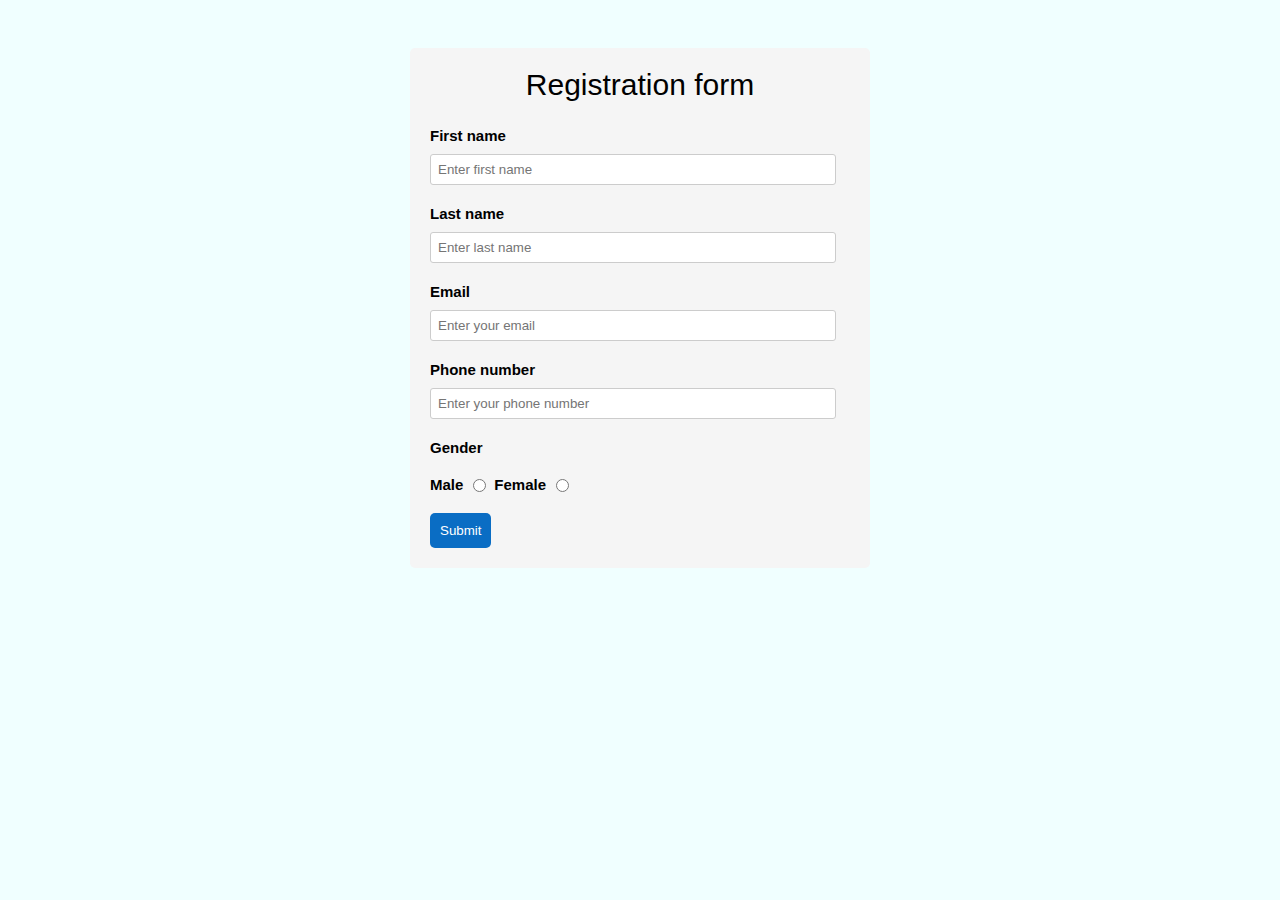
<file: index.html>
<!DOCTYPE html>
<html lang="en">
  <head>
    <title>Document</title>
    <meta charset="UTF-8" />
    <meta http-equiv="X-UA-Compatible" content="IE=edge" />
    <meta name="viewport" content="width=device-width, initial-scale=1.0" />
    <link href="index.css" rel="stylesheet" />
    <script src="https://cdnjs.cloudflare.com/ajax/libs/jquery/3.6.0/jquery.min.js"></script>
    <script src="index.js"></script>
  </head>
  <body>
    <div class="container">
      <div class="form-box">
  <h2 style="text-align:center;">Registration form</h2>
  <form class="form-container">
   <div class="form-group">
  <label class='name'  for="fname">First name</label>
  <input class="input alpha" type="text" id="first_name" placeholder="Enter first name" name="fname" autocomplete='off'>
     <h3 class="errortext"id="fnamecheck_error"></h3>
    </div>
    <div class="form-group">
  <label for="lname">Last name</label>
  <input class="input alpha" type="text" id="last_name" placeholder="Enter last name" name="lname" autocomplete='off'>
      <h3 class="errortext" id="lnamecheck_error"></h3>
    </div>
    <div class="form-group">
    <label for="lname">Email</label>
    <input class="input" type="text" id="email" placeholder="Enter your email" name="email" autocomplete='off'>
      <h3 class="errortext" id="emailcheck_error"></h3>
    </div>
    <div class="form-group">
    <label for="phone_number">Phone number</label>
    <input class="input" maxlength="10" placeholder="Enter your phone number" type="text" id="phone" name="integer" autocomplete='off'>
      <h3 class="errortext" id="phonecheck_error"></h3>
    </div>
    
    <div class="gender-grup">
     <label  class="gender-title"for="Gender">Gender</label>
  
    <div class="radio-class">
        <label for="gender_male">Male
</label>
    <input class="radio-btn"type="radio" id="gender_male" value="male" name="gender">
    <label for="gender_female">Female</label>
    <input class="radio-btn"type="radio" id="gender_female" value="female" name="gender">
      </div>
    </div>
    <input class="btn" type="submit" value="Submit">
</form>
</div>
    </div>
  </body>
</html>
</file>
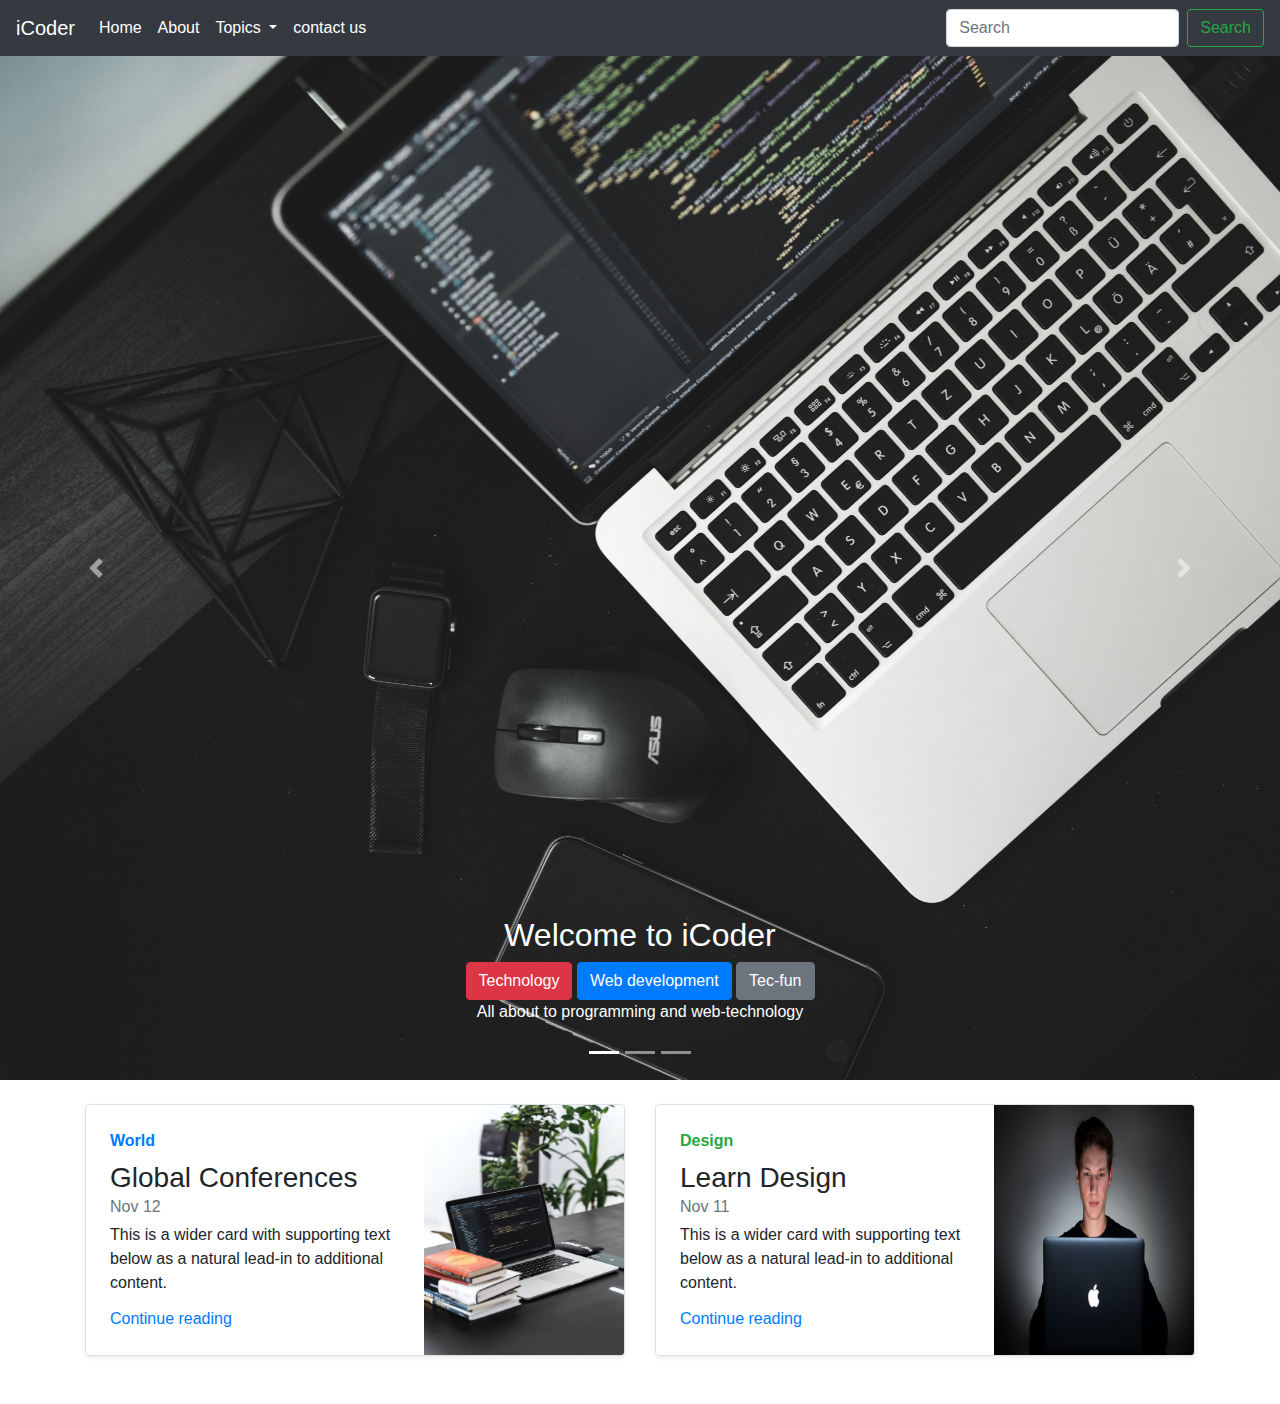
<file: Bootstrap/index.html>
<!doctype html>
<html lang="en">

    <head>
        <meta charset="utf-8">
        <meta name="viewport" content="width=device-width, initial-scale=1, shrink-to-fit=no">

        <!-- Bootstrap CSS -->
        <link rel="stylesheet" href="https://cdn.jsdelivr.net/npm/bootstrap@4.3.1/dist/css/bootstrap.min.css"
            integrity="sha384-ggOyR0iXCbMQv3Xipma34MD+dH/1fQ784/j6cY/iJTQUOhcWr7x9JvoRxT2MZw1T" crossorigin="anonymous">

        <title>Bootstrap</title>
        <style>
            .img-slider {
                max-width: 100%;
                width: 500px;
                height: auto;
            }
        </style>
    </head>

    <body>
        <!-- Optional JavaScript -->
        <!-- jQuery first, then Popper.js, then Bootstrap JS -->
        <script src="https://code.jquery.com/jquery-3.3.1.slim.min.js"
            integrity="sha384-q8i/X+965DzO0rT7abK41JStQIAqVgRVzpbzo5smXKp4YfRvH+8abtTE1Pi6jizo"
            crossorigin="anonymous"></script>
        <script src="https://cdn.jsdelivr.net/npm/popper.js@1.14.7/dist/umd/popper.min.js"
            integrity="sha384-UO2eT0CpHqdSJQ6hJty5KVphtPhzWj9WO1clHTMGa3JDZwrnQq4sF86dIHNDz0W1"
            crossorigin="anonymous"></script>
        <script src="https://cdn.jsdelivr.net/npm/bootstrap@4.3.1/dist/js/bootstrap.min.js"
            integrity="sha384-JjSmVgyd0p3pXB1rRibZUAYoIIy6OrQ6VrjIEaFf/nJGzIxFDsf4x0xIM+B07jRM"
            crossorigin="anonymous"></script>

        <nav class="navbar sticky-top navbar-expand-lg navbar-dark bg-dark ">
            <a class="navbar-brand text-white" href="#">iCoder</a>
            <button class="navbar-toggler" type="button" data-toggle="collapse" data-target="#navbarSupportedContent"
                aria-controls="navbarSupportedContent" aria-expanded="false" aria-label="Toggle navigation">
                <span class="navbar-toggler-icon"></span>
            </button>

            <div class="collapse navbar-collapse" id="navbarSupportedContent">
                <ul class="navbar-nav   mr-auto">
                    <li class="nav-item  active">
                        <a class="nav-link text-white" href="index.html">Home <span class="sr-only">(current)</span></a>
                    </li>
                    <li class="nav-item">
                        <a class="nav-link text-white" href="about.html">About</a>
                    </li>
                    <li class="nav-item dropdown">
                        <a class="nav-link text-white dropdown-toggle" href="#" id="navbarDropdown" role="button"
                            data-toggle="dropdown" aria-haspopup="true" aria-expanded="false">
                            Topics
                        </a>
                        <div class="dropdown-menu" aria-labelledby="navbarDropdown">
                            <a class="dropdown-item" href="#">Technologies</a>
                            <a class="dropdown-item" href="#">Web development</a>
                            <div class="dropdown-divider"></div>
                            <a class="dropdown-item" href="#">support</a>
                            <a class="dropdown-item" href="#">Write for us</a>
                        </div>
                    </li>
                    <li class="nav-item">
                        <a class="nav-link text-white " href="contact.html" tabindex="-1">contact us</a>
                    </li>
                </ul>
                <form class="form-inline my-2 my-lg-0">
                    <input class="form-control mr-sm-2" type="search" placeholder="Search" aria-label="Search">
                    <button class="btn btn-outline-success my-2 my-sm-0" type="submit">Search</button>
                </form>
            </div>
        </nav>
        <div class="bd-example">
            <div id="carouselExampleCaptions" class="carousel slide carousel-fade " data-ride="carousel">
                <ol class="carousel-indicators">
                    <li data-target="#carouselExampleCaptions" data-slide-to="0" class="active"></li>
                    <li data-target="#carouselExampleCaptions" data-slide-to="1"></li>
                    <li data-target="#carouselExampleCaptions" data-slide-to="2"></li>
                </ol>
                <div class="carousel-inner">
                    <div class="carousel-item active">
                        <img src="./2img.jpg" class="d-block img-fluid  w-100" alt="...">
                        <div class="carousel-caption d-none d-md-block">
                            <h2>Welcome to iCoder</h2>
                            <button class="btn btn-danger">Technology</button>
                            <button class="btn btn-primary">Web development</button>
                            <button class="btn btn-secondary">Tec-fun</button>
                            <p>All about to programming and web-technology</p>
                        </div>
                    </div>
                    <div class="carousel-item">
                        <img src="./4img.jpg" class="d-block img-fluid w-100" alt="...">
                        <div class="carousel-caption d-none d-md-block">
                            <h2>About Technologies</h2><button class="btn btn-danger">Technology</button>
                            <button class="btn btn-danger">Web development</button>
                            <button class="btn btn-primary">Tec-fun</button>
                            <button class="btn btn-secondary">Tec-fun</button>
                            <p>Lorem ipsum dolor sit amet, consectetur adipiscing elit.</p>
                        </div>
                    </div>
                    <div class="carousel-item">
                        <img src="./2img.jpg" class="d-block img-fluid w-100" alt="...">
                        <div class="carousel-caption d-none d-md-block">
                            <h2>Third slide label</h2>
                            <button class="btn btn-danger">Technology</button>
                            <button class="btn btn-primary">Web development</button>
                            <button class="btn btn-secondary">Tec-fun</button>
                            <p>Praesent commodo cursus magna, vel scelerisque nisl consectetur.
                            </p>
                        </div>
                    </div>
                </div>
                <a class="carousel-control-prev" href="#carouselExampleCaptions" role="button" data-slide="prev">
                    <span class="carousel-control-prev-icon" aria-hidden="true"></span>
                    <span class="sr-only">Previous</span>
                </a>
                <a class="carousel-control-next" href="#carouselExampleCaptions" role="button" data-slide="next">
                    <span class="carousel-control-next-icon" aria-hidden="true"></span>
                    <span class="sr-only">Next</span>
                </a>
            </div>
        </div>
        <div class="container my-4">
            <div class="row mb-2">
                <div class="col-md-6">
                    <div
                        class="row no-gutters border rounded overflow-hidden flex-md-row mb-4 shadow-sm h-md-250 position-relative">
                        <div class="col p-4 d-flex flex-column position-static">
                            <strong class="d-inline-block mb-2 text-primary">World</strong>
                            <h3 class="mb-0">Global Conferences</h3>
                            <div class="mb-1 text-muted">Nov 12</div>
                            <p class="card-text mb-auto">This is a wider card with supporting text below as a natural
                                lead-in to
                                additional content.</p>
                            <a href="#" class="stretched-link">Continue reading</a>
                        </div>
                        <div class="col-auto d-none d-lg-block">
                            <img src="./card1.jpg" class="bd-placeholder-img" width="200" height="250">
                        </div>
                    </div>
                </div>
                <div class="col-md-6">
                    <div
                        class="row no-gutters border rounded overflow-hidden flex-md-row mb-4 shadow-sm h-md-250 position-relative">
                        <div class="col p-4 d-flex flex-column position-static">
                            <strong class="d-inline-block mb-2 text-success">Design</strong>
                            <h3 class="mb-0">Learn Design</h3>
                            <div class="mb-1 text-muted">Nov 11</div>
                            <p class="mb-auto">This is a wider card with supporting text below as a natural lead-in to
                                additional
                                content.</p>
                            <a href="#" class="stretched-link">Continue reading</a>
                        </div>
                        <div class="col-auto d-none d-lg-block">
                            <img src="./card2.jpg" class="bd-placeholder-img" width="200" height="250">
                        </div>
                    </div>
                </div>
            </div>
    </body>

</html>
</file>
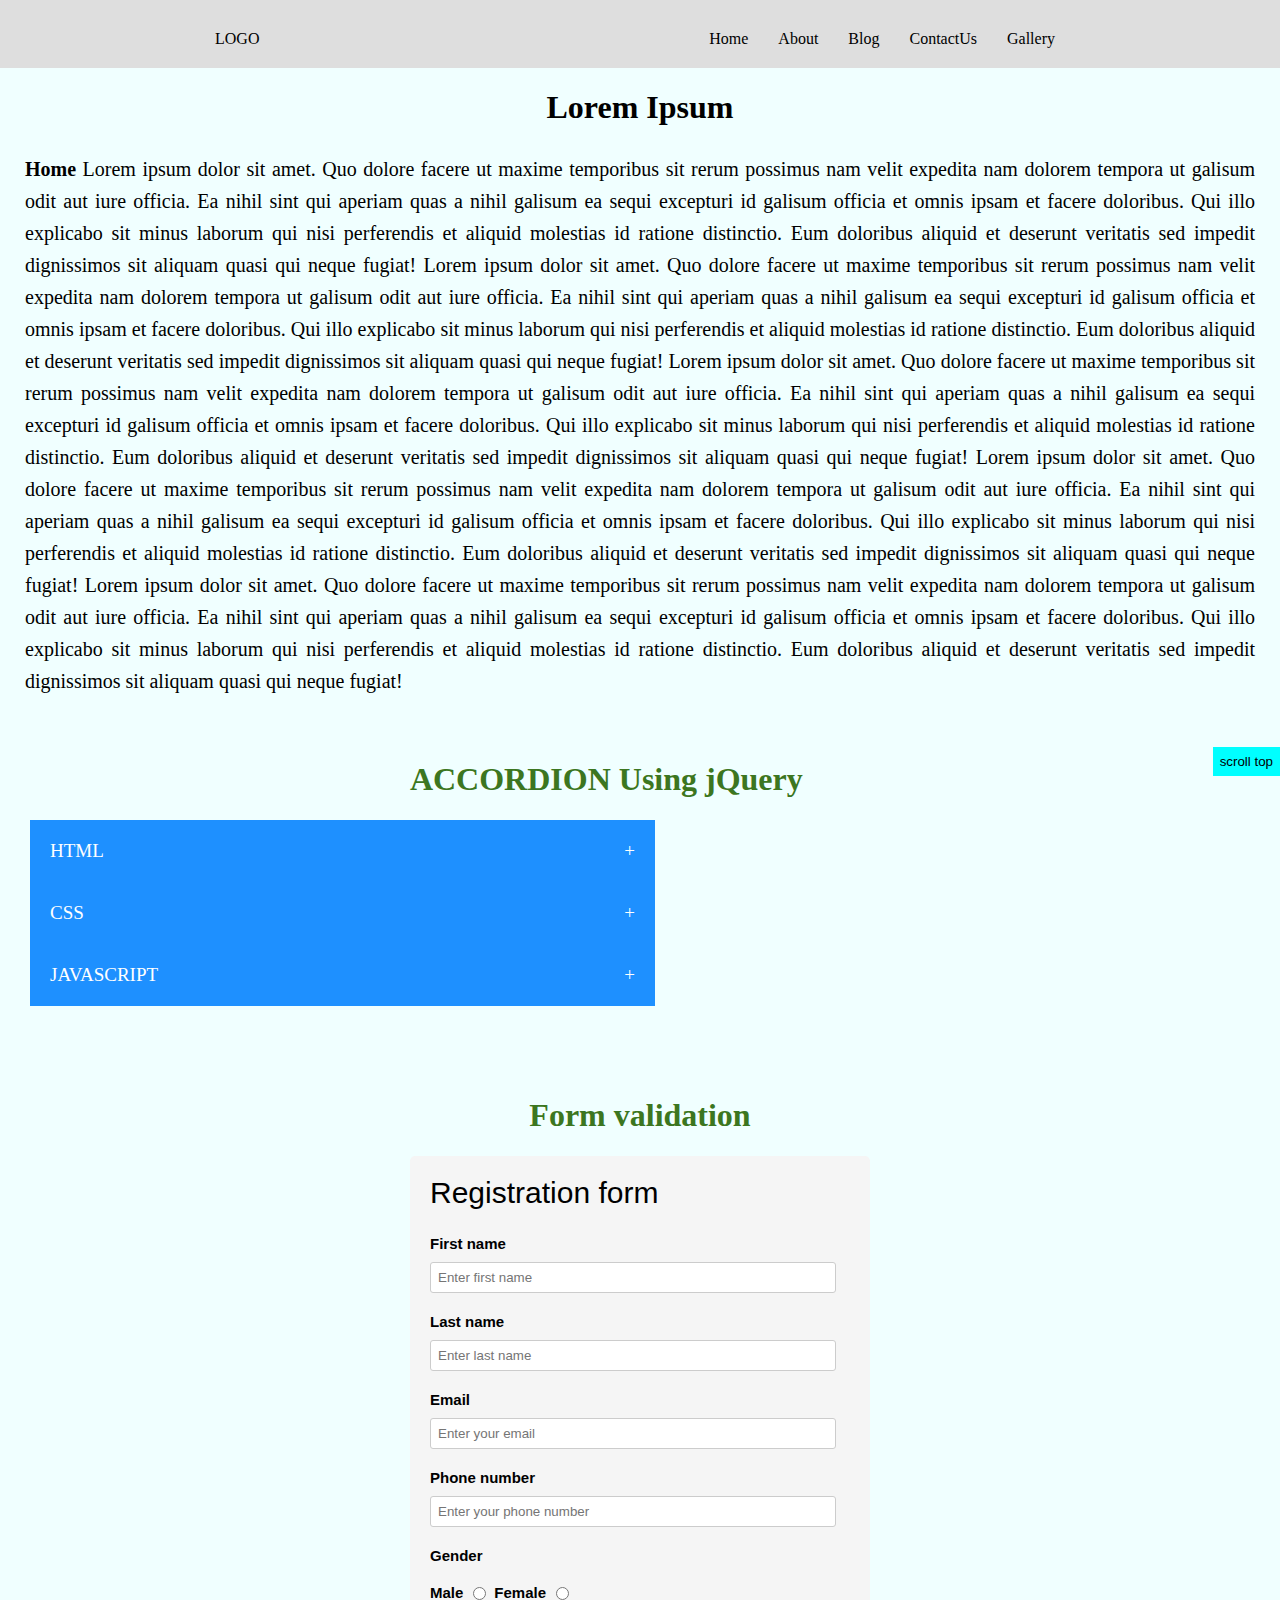
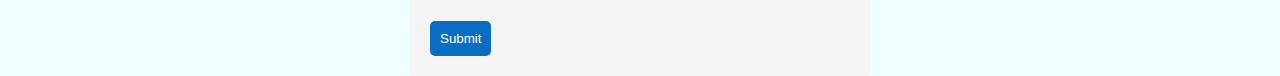
<file: jquerytask/index.html>
<!DOCTYPE html>
<html lang="en">
  <head>
    <meta charset="UTF-8" />
    <meta http-equiv="X-UA-Compatible" content="IE=edge" />
    <meta name="viewport" content="width=device-width, initial-scale=1.0" />
    <title>!</title>
    <link href="index.css" rel="stylesheet" />
    <script src="https://cdnjs.cloudflare.com/ajax/libs/jquery/3.6.0/jquery.js"></script>
    <script src="index.js"></script>
  </head>

  <body>
    <header class="header">
      <nav class="container">
        <span>LOGO</span>
        <div class="bar">
          <a id="home123" href="#">Home</a>
          <a id="about" href="#">About</a>
          <a id="blog" href="#">Blog</a>
          <a href="#">ContactUs</a>
          <a href="#">Gallery</a>
        </div>
      </nav>
    </header>

    <div>
      <h1 class="heading">Lorem Ipsum</h1>
    </div>
    <article class="tab-section" data-tabsection="home123">
      <b>Home</b> Lorem ipsum dolor sit amet. Quo dolore facere ut maxime
      temporibus sit rerum possimus nam velit expedita nam dolorem tempora ut
      galisum odit aut iure officia. Ea nihil sint qui aperiam quas a nihil
      galisum ea sequi excepturi id galisum officia et omnis ipsam et facere
      doloribus. Qui illo explicabo sit minus laborum qui nisi perferendis et
      aliquid molestias id ratione distinctio. Eum doloribus aliquid et deserunt
      veritatis sed impedit dignissimos sit aliquam quasi qui neque fugiat!
      Lorem ipsum dolor sit amet. Quo dolore facere ut maxime temporibus sit
      rerum possimus nam velit expedita nam dolorem tempora ut galisum odit aut
      iure officia. Ea nihil sint qui aperiam quas a nihil galisum ea sequi
      excepturi id galisum officia et omnis ipsam et facere doloribus. Qui illo
      explicabo sit minus laborum qui nisi perferendis et aliquid molestias id
      ratione distinctio. Eum doloribus aliquid et deserunt veritatis sed
      impedit dignissimos sit aliquam quasi qui neque fugiat! Lorem ipsum dolor
      sit amet. Quo dolore facere ut maxime temporibus sit rerum possimus nam
      velit expedita nam dolorem tempora ut galisum odit aut iure officia. Ea
      nihil sint qui aperiam quas a nihil galisum ea sequi excepturi id galisum
      officia et omnis ipsam et facere doloribus. Qui illo explicabo sit minus
      laborum qui nisi perferendis et aliquid molestias id ratione distinctio.
      Eum doloribus aliquid et deserunt veritatis sed impedit dignissimos sit
      aliquam quasi qui neque fugiat! Lorem ipsum dolor sit amet. Quo dolore
      facere ut maxime temporibus sit rerum possimus nam velit expedita nam
      dolorem tempora ut galisum odit aut iure officia. Ea nihil sint qui
      aperiam quas a nihil galisum ea sequi excepturi id galisum officia et
      omnis ipsam et facere doloribus. Qui illo explicabo sit minus laborum qui
      nisi perferendis et aliquid molestias id ratione distinctio. Eum doloribus
      aliquid et deserunt veritatis sed impedit dignissimos sit aliquam quasi
      qui neque fugiat! Lorem ipsum dolor sit amet. Quo dolore facere ut maxime
      temporibus sit rerum possimus nam velit expedita nam dolorem tempora ut
      galisum odit aut iure officia. Ea nihil sint qui aperiam quas a nihil
      galisum ea sequi excepturi id galisum officia et omnis ipsam et facere
      doloribus. Qui illo explicabo sit minus laborum qui nisi perferendis et
      aliquid molestias id ratione distinctio. Eum doloribus aliquid et deserunt
      veritatis sed impedit dignissimos sit aliquam quasi qui neque fugiat!
    </article>
    <article data-tabsection="about" class="tab-section tab-2">
      <b>About</b>Lorem ipsum dolor sit amet. Quo dolore facere ut maxime
      temporibus sit rerum possimus nam velit expedita nam dolorem tempora ut
      galisum odit aut iure officia. Ea nihil sint qui aperiam quas a nihil
      galisum ea sequi excepturi id galisum officia et omnis ipsam et facere
      doloribus. Qui illo explicabo sit minus laborum qui nisi perferendis et
      aliquid molestias id ratione distinctio. Eum doloribus aliquid et deserunt
      veritatis sed impedit dignissimos sit aliquam quasi qui neque fugiat!
    </article>

    <article data-tabsection="blog" class="tab-section">
      <b>BLOG</b>Lorem ipsum dolor sit amet. Quo dolore facere ut maxime
      temporibus sit rerum possimus nam velit expedita nam dolorem tempora ut
      galisum odit aut iure officia. Ea nihil sint qui aperiam quas a nihil
      galisum ea sequi excepturi id galisum officia et omnis ipsam et facere
      doloribus. Qui illo explicabo sit minus laborum qui nisi perferendis et
      aliquid molestias id ratione distinctio. Eum doloribus aliquid et deserunt
      veritatis sed impedit dignissimos sit aliquam quasi qui neque fugiat!
    </article>

    <br /><bt></bt>
    <button click="scrollToTop()" class="btn">scroll top</button>
    <!------------------- accordion------------------------------------------------>

    <h1 style="color: #3c7620">ACCORDION Using jQuery</h1>
    <div id="accordiandemo" class="accordions">
      <div id="acc" class="accordion">
        <button class="section">HTML</button>
        <p class="para">
          HTML is a markup language heavily utilized for creating web pages and
          web applications. HTML, when combined with JavaScript and CSS, has
          become a milestone for web development. One of the useful aspects of
          HTML is, it can embed programs written in a scripting language like
          JavaScript, which is responsible for affecting the behaviour and
          content of web pages. CSS inclusion would affect the layout and
          appearance of the content. The basic building blocks of any HTML pages
          are HTML elements
        </p>
      </div>
      <div class="accordion">
        <button class="section">CSS</button>
        <p class="para">
          CSS is designed to enable the separation of presentation and content,
          including layout, colors, and fonts. This separation can improve
          content accessibility; provide more flexibility and control in the
          specification of presentation characteristics; enable multiple web
          pages to share formatting by specifying the relevant CSS in a separate
          .css file, which reduces complexity and repetition in the structural
          content; and enable the .css file to be cached to improve the page
          load speed between the pages that share the file and its formatting.
        </p>
      </div>
      <div id="acc-3" class="accordion">
        <button class="section">JAVASCRIPT</button>
        <p class="para">
          JavaScript runs on the client side of the web, which can be used to
          design / program how the web pages behave on the occurrence of an
          event. JavaScript is an easy to learn and also powerful scripting
          language, widely used for controlling web page behavior. Javascript is
          both imperative and declarative type of language. JavaScript contains
          a standard library of objects, like Array, Date, and Math, and a core
          set of language elements like operators, control structures, and
          statements.
        </p>
      </div>
    </div>

    <!-----------------------------form validation---------------------------------------------->
    <h1 style="color: #3c7620">Form validation</h1>
    <div class="form-box">
      <h2>Registration form</h2>
      <form class="form-container">
        <div class="form-group">
          <label class="name" for="fname">First name</label>
          <input
            class="input alpha"
            type="text"
            id="first_name"
            placeholder="Enter first name"
            name="fname"
            autocomplete="off"
          />
          <h3 class="errortext" id="fnamecheck_error"></h3>
        </div>
        <div class="form-group">
          <label for="lname">Last name</label>
          <input
            class="input alpha"
            type="text"
            id="last_name"
            placeholder="Enter last name"
            name="lname"
            autocomplete="off"
          />
          <h3 class="errortext" id="lnamecheck_error"></h3>
        </div>
        <div class="form-group">
          <label for="lname">Email</label>
          <input
            class="input"
            type="text"
            id="email"
            placeholder="Enter your email"
            name="email"
            autocomplete="off"
          />
          <h3 class="errortext" id="emailcheck_error"></h3>
        </div>
        <div class="form-group">
          <label for="phone_number">Phone number</label>
          <input
            class="input"
            maxlength="10"
            placeholder="Enter your phone number"
            type="text"
            id="phone"
            name="integer"
            autocomplete="off"
          />
          <h3 class="errortext" id="phonecheck_error"></h3>
        </div>

        <div class="gender-grup">
          <label class="gender-title" for="Gender">Gender</label>

          <div class="radio-class">
            <label for="gender_male">Male </label>
            <input
              class="radio-btn"
              type="radio"
              id="gender_male"
              value="male"
              name="gender"
            />
            <label for="gender_female">Female</label>
            <input
              class="radio-btn"
              type="radio"
              id="gender_female"
              value="female"
              name="gender"
            />
          </div>
        </div>
        <input class="btn-save" type="submit" value="Submit" />
      </form>
    </div>
  </body>
</html>
</file>
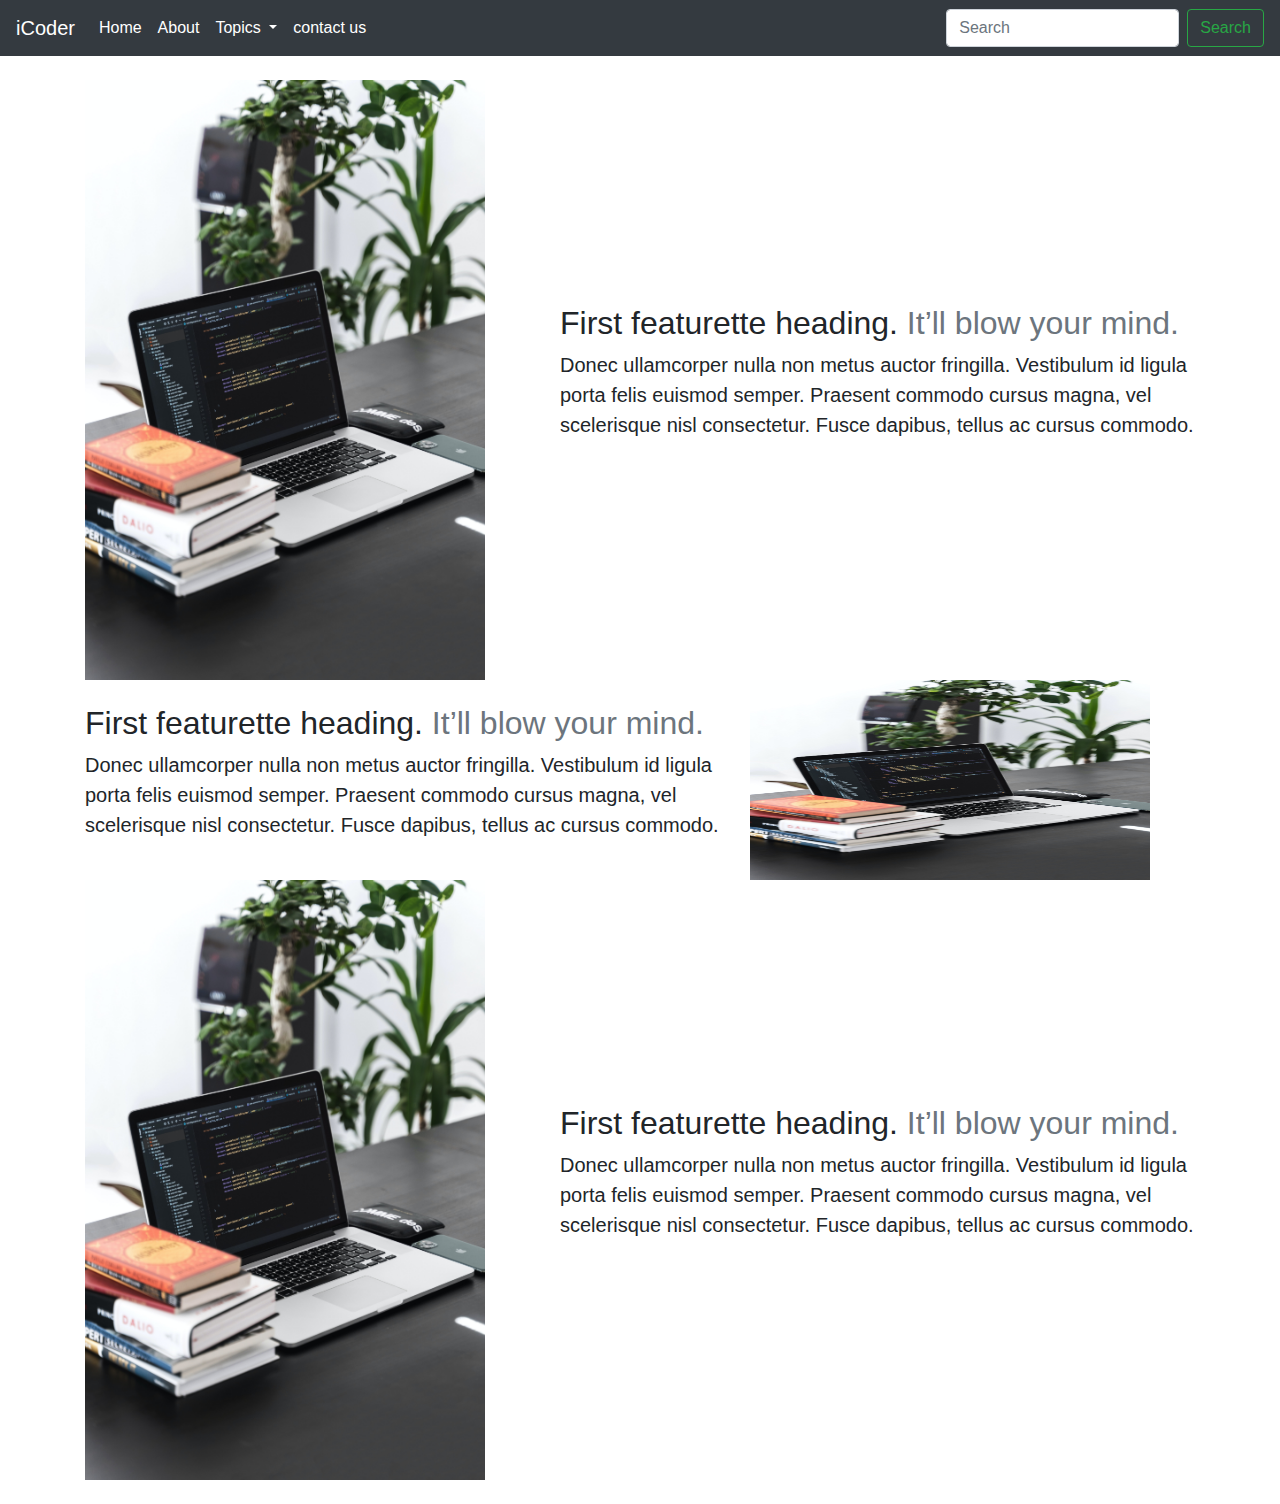
<file: Bootstrap/about.html>
<!doctype html>
<html lang="en">

    <head>
        <meta charset="utf-8">
        <meta name="viewport" content="width=device-width, initial-scale=1, shrink-to-fit=no">

        <!-- Bootstrap CSS -->
        <link rel="stylesheet" href="https://cdn.jsdelivr.net/npm/bootstrap@4.3.1/dist/css/bootstrap.min.css"
            integrity="sha384-ggOyR0iXCbMQv3Xipma34MD+dH/1fQ784/j6cY/iJTQUOhcWr7x9JvoRxT2MZw1T" crossorigin="anonymous">

        <title>Bootstrap</title>
        <style>
            .img-slider {
                max-width: 100%;
                width: 500px;
                height: auto;
            }
        </style>
    </head>

    <body>
        <!-- Optional JavaScript -->
        <!-- jQuery first, then Popper.js, then Bootstrap JS -->
        <script src="https://code.jquery.com/jquery-3.3.1.slim.min.js"
            integrity="sha384-q8i/X+965DzO0rT7abK41JStQIAqVgRVzpbzo5smXKp4YfRvH+8abtTE1Pi6jizo"
            crossorigin="anonymous"></script>
        <script src="https://cdn.jsdelivr.net/npm/popper.js@1.14.7/dist/umd/popper.min.js"
            integrity="sha384-UO2eT0CpHqdSJQ6hJty5KVphtPhzWj9WO1clHTMGa3JDZwrnQq4sF86dIHNDz0W1"
            crossorigin="anonymous"></script>
        <script src="https://cdn.jsdelivr.net/npm/bootstrap@4.3.1/dist/js/bootstrap.min.js"
            integrity="sha384-JjSmVgyd0p3pXB1rRibZUAYoIIy6OrQ6VrjIEaFf/nJGzIxFDsf4x0xIM+B07jRM"
            crossorigin="anonymous"></script>

        <nav class="navbar sticky-top navbar-expand-lg navbar-dark bg-dark ">
            <a class="navbar-brand text-white" href="#">iCoder</a>
            <button class="navbar-toggler" type="button" data-toggle="collapse" data-target="#navbarSupportedContent"
                aria-controls="navbarSupportedContent" aria-expanded="false" aria-label="Toggle navigation">
                <span class="navbar-toggler-icon"></span>
            </button>

            <div class="collapse navbar-collapse" id="navbarSupportedContent">
                <ul class="navbar-nav   mr-auto">
                    <li class="nav-item  active">
                        <a class="nav-link text-white" href="index.html">Home <span class="sr-only">(current)</span></a>
                    </li>
                    <li class="nav-item">
                        <a class="nav-link text-white" href="about.html">About</a>
                    </li>
                    <li class="nav-item dropdown">
                        <a class="nav-link text-white dropdown-toggle" href="#" id="navbarDropdown" role="button"
                            data-toggle="dropdown" aria-haspopup="true" aria-expanded="false">
                            Topics
                        </a>
                        <div class="dropdown-menu" aria-labelledby="navbarDropdown">
                            <a class="dropdown-item" href="#">Technologies</a>
                            <a class="dropdown-item" href="#">Web development</a>
                            <div class="dropdown-divider"></div>
                            <a class="dropdown-item" href="#">support</a>
                            <a class="dropdown-item" href="#">Write for us</a>
                        </div>
                    </li>
                    <li class="nav-item">
                        <a class="nav-link text-white " href="contact.html" tabindex="-1">contact us</a>
                    </li>
                </ul>
                <form class="form-inline my-2 my-lg-0">
                    <input class="form-control mr-sm-2" type="search" placeholder="Search" aria-label="Search">
                    <button class="btn btn-outline-success my-2 my-sm-0" type="submit">Search</button>
                </form>
            </div>
        </nav>

        <div class="container my-4">
            <div class="row featurette d-flex justify-content-center align-items-center gx-5">
                <div class="col-md-7 order-md-2">
                    <h2 class="featurette-heading">First featurette heading. <span class="text-muted">It’ll blow your
                            mind.</span></h2>
                    <p class="lead">Donec ullamcorper nulla non metus auctor fringilla. Vestibulum id ligula porta felis
                        euismod semper.
                        Praesent commodo cursus magna, vel scelerisque nisl consectetur. Fusce dapibus, tellus ac cursus
                        commodo.</p>
                </div>
                <div class="col-md-5 order-md-1 ">
                    <img src="./card1.jpg"
                        class="bd-placeholder-img bd-placeholder-img-lg featurette-image img-fluid mx-auto" width="400"
                        height="200">
                </div>
            </div>
            <div class="row featurette  d-flex justify-content-center align-items-center">
                <div class="col-md-7">
                    <h2 class="featurette-heading">First featurette heading. <span class="text-muted">It’ll blow your
                            mind.</span></h2>
                    <p class="lead">Donec ullamcorper nulla non metus auctor fringilla. Vestibulum id ligula porta felis
                        euismod semper.
                        Praesent commodo cursus magna, vel scelerisque nisl consectetur. Fusce dapibus, tellus ac cursus
                        commodo.</p>
                </div>
                <div class="col-md-5">
                    <img src="./card1.jpg" width="400" height="200">
                </div>
            </div>
            <div class="row featurette  d-flex justify-content-center align-items-center">
                <div class="col-md-7 order-md-2">
                    <h2 class="featurette-heading">First featurette heading. <span class="text-muted">It’ll blow your
                            mind.</span></h2>
                    <p class="lead">Donec ullamcorper nulla non metus auctor fringilla. Vestibulum id ligula porta felis
                        euismod
                        semper.
                        Praesent commodo cursus magna, vel scelerisque nisl consectetur. Fusce dapibus, tellus ac cursus
                        commodo.</p>
                </div>
                <div class="col-md-5 order-md-1">
                    <img src="./card1.jpg"
                        class="bd-placeholder-img bd-placeholder-img-lg featurette-image img-fluid mx-auto" width="400"
                        height="200">
                </div>
            </div>
        </div>
    </body>

</html>
</file>
<file: index.css>
body {
    background-color: azure;
    padding: 40px;
}

.form-container {
    display: inline;
    padding: 0px;
}

.gender-grup {
    display: flex;
    flex-direction: column;
}

.radio-class {
    display: flex;
    align-items: center;
    margin-bottom: 10px;
    column-gap: 5px;
}

h2 {
    font-family: Arial, Helvetica, sans-serif;
    font-weight: 500;
    font-size: 30px;
    margin-top: 0;
}

.container {
    display: block;
    background-color: #F5F5F5;
    font-size: 15px;
    font-weight: 700;
    max-width: 100%;
    width: 420px;
    margin: 0 auto;
    padding: 20px;
    border-radius: 5px;
}

.input {
    padding: 7px;
    margin-bottom: 10px;
    border: 1px solid #ccc;
    font-family: Arial, Helvetica, sans-serif;
    max-width: 100%;
    width: 390px;
    border-radius: 3px;
}

label {
    display: block;
    margin-bottom: 10px;
    margin-top: 10px;
    font-family: Arial, Helvetica, sans-serif;
}

.btn {
    cursor: pointer;
    padding: 10px;
    background-color: #0a6dc4;
    border: none;
    color: white;
    border-radius: 5px;
}

.btn:hover {
    background-color: #137bd6;
    box-shadow: rgba(0, 0, 0, 0.35) 0px 5px 15px;
}

.errortext {
    display: block;
    color: red;
    font-size: 17px;
    margin: 0;
}
</file>
<file: jquerytask/index.css>
header {
    background-color: #DEDEDE;
    padding: 0;

}

h1 {
    text-align: center;
}

nav {
    padding-top: 10px;
    border-shadow;
    ;
    color: black;
    margin: 0 auto;
    width: 850px;
    display: flex;
    align-items: center;
    justify-content: space-between;
    padding-left: 20px;
    padding-right: 20px;
}

.bar {
    display: flex;
    column-gap: 30px;
    padding: 10px;
    transition: 0.2s;

}

a {
    color: black;
    text-decoration: none;
}

.header {
    position: relative;
    padding: 10px;
    /*   transition-timing-function: ease-in-out; */
}

.fix {
    position: fixed;
    top: 0;
    left: 0;
    width: 100%;
    z-index: 10;
    box-shadow: 0px 1px 10px #999;
    /*   trasition:height 1s; */

}

.tab-section {
    padding: 5px;
    font-size: 20px;
    text-align: justify;
    margin: 20px;
    line-height: 1.6;
}

#section-1 {
    background-color: red;
}

.tab-section {
    display: none;
}

.btn {
    background-color: cyan;
    border: none;
    padding: 7px;
    float: right;
    position: sticky;
    cursor: pointer;
    top: 83%;
}

/*accordion------------------*/
.accordion-box {
    display: block;
    margin: 20px px;
}



.accordions {
    display: flex;
    flex-direction: column;
    padding-left: 30px;
    padding-bottom: 70px;
}

.section {
    max-width: 100%;
    height: auto;
    width: 50%;
    padding: 20px;
    background-color: #1e90ff;
    border-style: none;
    color: white;
    font-size: 19px;
    text-align: left;
    font-family: "Brush Script MT", cursive;
    transform: scaleY(1);
    trasnform-origin: top;
}

._active .section,
.section:hover {
    background-color: #505581;
    cursor: pointer;
}

.section:after {
    content: "+";
    float: right;
}

.para {
    display: none;
    max-width: 100%;
    width: 50%;
    height: auto;
    font-size: 18px;
    background-color: yellow;
    margin: 0;
    font-family: "Brush Script MT", cursive;
}

._active .section:after {
    content: "-";
    /*   transform: rotate(90deg); */
}


._active .para {
    display: block;
}


/*form validation------------------*/

body {
    background-color: azure;
    margin: 0;
}

.form-container {
    display: inline;
    padding: 0px;
}

.gender-grup {
    display: flex;
    flex-direction: column;
}

.radio-class {
    display: flex;
    align-items: center;
    margin-bottom: 10px;
    column-gap: 5px;
}

h2 {
    font-family: Arial, Helvetica, sans-serif;
    font-weight: 500;
    font-size: 30px;
    margin-top: 0;
}

.form-box {
    display: block;
    background-color: #F5F5F5;
    font-size: 15px;
    font-weight: 700;
    max-width: 100%;
    width: 420px;
    margin: 0 auto;
    padding: 20px;
    border-radius: 5px;
}

.input {
    padding: 7px;
    margin-bottom: 10px;
    border: 1px solid #ccc;
    font-family: Arial, Helvetica, sans-serif;
    max-width: 100%;
    width: 390px;
    border-radius: 3px;
}

label {
    display: block;
    margin-bottom: 10px;
    margin-top: 10px;
    font-family: Arial, Helvetica, sans-serif;
}

.btn-save {
    cursor: pointer;
    padding: 10px;
    background-color: #0a6dc4;
    border: none;
    color: white;
    border-radius: 5px;
}

.btn:hover {
    background-color: #137bd6;
    box-shadow: rgba(0, 0, 0, 0.35) 0px 5px 15px;
}

.errortext {
    display: block;
    color: red;
    font-size: 17px;
    margin: 0;
}
</file>
